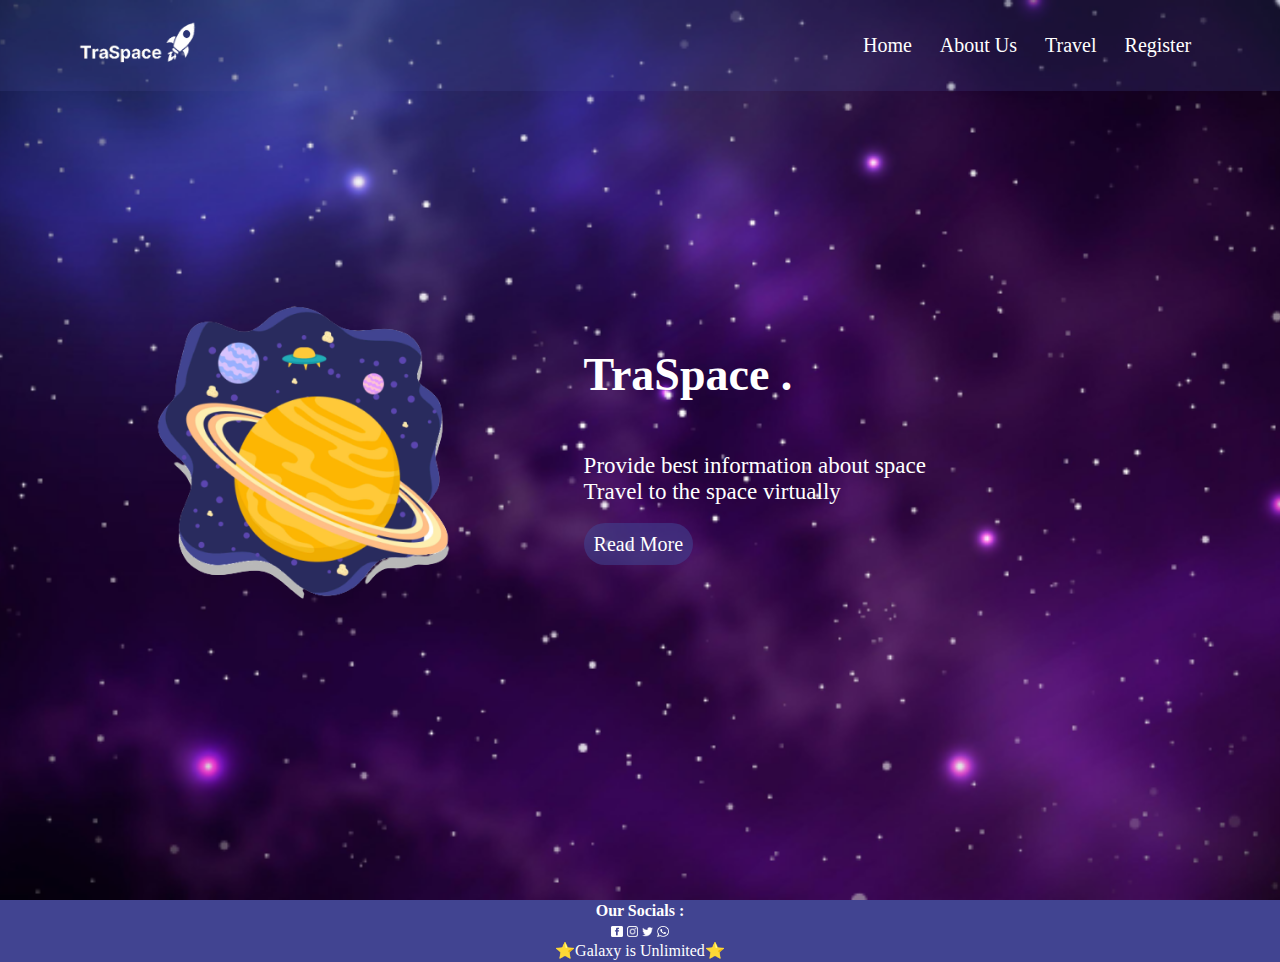
<file: TraSpace/index.html>
<!DOCTYPE html>
<html>
    <head>
        <meta name="viewport" content="width=device-width, initial-scale=1.0">
        <title> TraSpace </title>
        <link href="style.css" rel="stylesheet" type="text/css">
    </head>
    <body>
    <div class ="container">
        <section class ="header">
            <nav>
                <a href ="index.html"><img src ="TraSpaceLogoWhite.png"></a>
                <div class ="navbar">
                    <ul>
                        <li><a href="#">Home</a></li>
                        <li><a href="about.html">About Us</a></li>
                        <li><a href="travel.html">Travel</a></li>
                        <li><a href="register.html">Register</a></li>
                    </ul>
                </div>
            </nav>    
        </section>
            <!-- Content -->
    <div class="intro">
            <div class="image">
        <img src="HomePlanets.png">
        </div>
        <div class = "gap">
        </div>
        <div class = "textcenter">
            <br>
            <br></br> 
            <h1> TraSpace . </h1>
            <br></br>
            <p> Provide best information about space</p>
            <p> Travel to the space virtually</p>
            <br>
            <a href="about.html"> Read More</a>
        </div>
    </div>
    </div>


     <!-- Page Footer -->
     <div class="footer">
        <div id="contactus">
          <h4> Our Socials : </h4>
  
      <!--Social Media Icons-->
          
       <div class = "icons">
          <a href="https://facebook.com"><img src ="facebook.png" class="facebookicon"></a>
          <a href="https://instagram.com"><img src ="instagram.png" class="instagramicon"></a>
          <a href="https://twitter.com"><img src ="twitter.jpg" class="twittericon"></a>
          <a href="https://whatsapp.com"><img src ="whatsapp.png" class="whatsappicon"></a>
          
          </div>
              </div>
      <p>⭐Galaxy is Unlimited⭐</p>
              </div>

    </body>
</html>
</file>
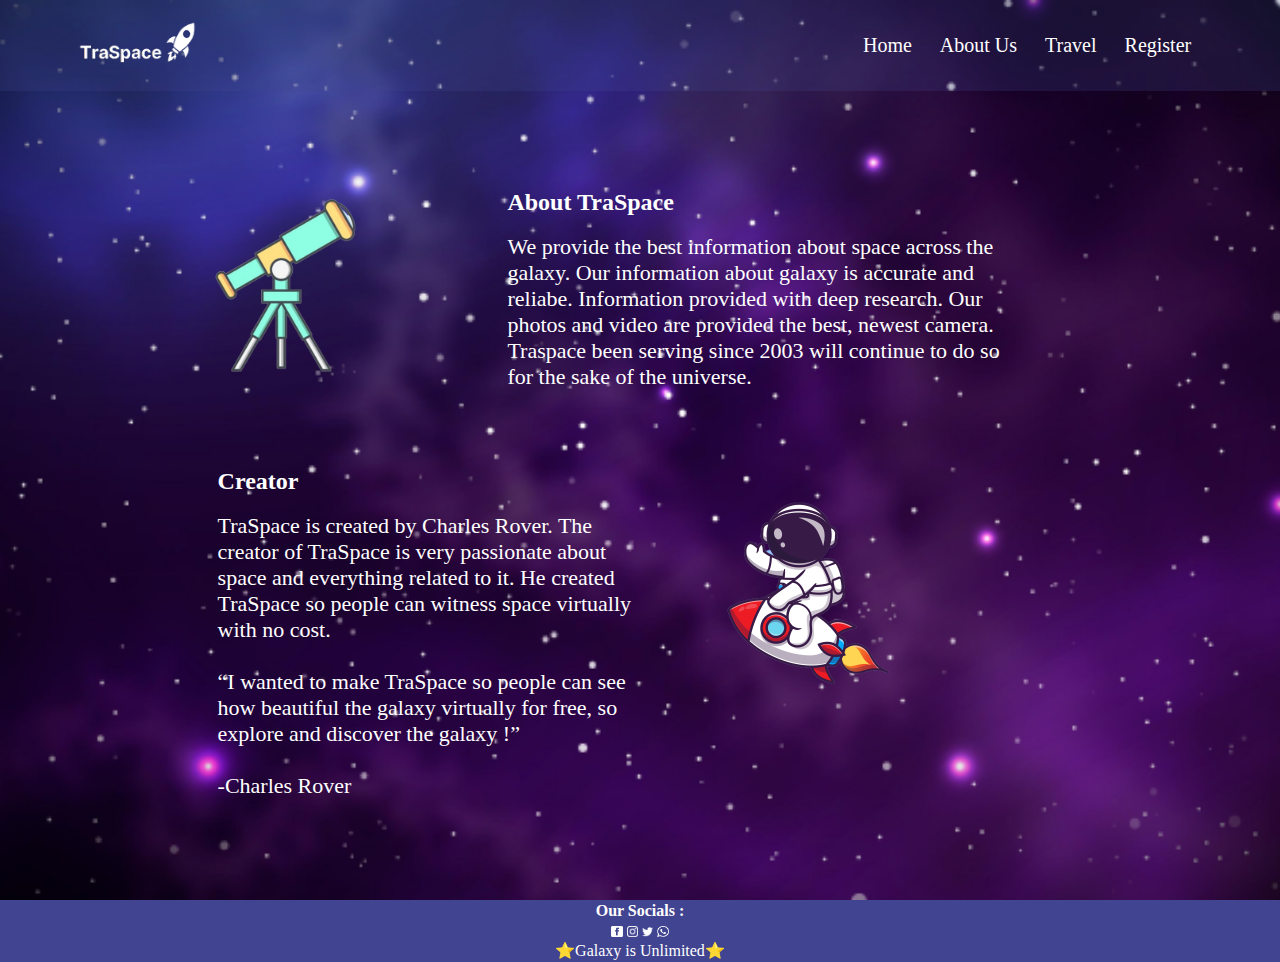
<file: TraSpace/about.html>
<!DOCTYPE html>
<html>
    <head>
        <meta name="viewport" content="width=device-width, initial-scale=1.0">     
        <title> TraSpace </title>
        <link href="style.css" rel="stylesheet" type="text/css">
    </head>
    <body>
    <div class ="container">
        <section class ="header">
            <nav>
                <a href ="index.html"><img src ="TraSpaceLogoWhite.png"></a>
                <div class ="navbar">
                    <ul>
                        <li><a href="index.html">Home</a></li>
                        <li><a href="#">About Us</a></li>
                        <li><a href="travel.html">Travel</a></li>
                        <li><a href="register.html">Register</a></li>
                    </ul>
                </div>
            </nav>    
        </section>

    <!-- Content -->
    <div class = "about1container">
        <div class="about1image">
            <img src="Telescope.png">
        </div>
            <div class ="about1gap">
            </div>
            <div class ="about1text">
                <h2> About TraSpace</h2>
                <br>
                <p> We provide the best information  about space across the galaxy.
                    Our information about galaxy is accurate and reliabe. Information 
                    provided with deep research. Our photos and video are provided
                    the best, newest camera. Traspace been serving since 2003 will
                    continue to do so for the sake of the universe.</p>
            </div>
            
    </div>


    <div class = "about2container">
            <div class ="about2text">
                <h2> Creator </h2>
                <br>
                <p> TraSpace is created by Charles Rover. The creator of TraSpace
                    is very passionate about space and everything related to it. He 
                    created TraSpace so people can witness space virtually with no cost.
                    <br>
                    <br>
                    “I wanted to make TraSpace so people can see how beautiful the galaxy
                    virtually for free, so explore and discover the galaxy !”
                    <br>
                    <br>-Charles Rover 
                    <br>
                    <br></p>
            </div>
            <!-- <div class ="about2gap">
            </div> -->
            <div class="about2image">
                <img src="Astronout.png">
            </div>
            
    </div>

    </div>

     <!-- Page Footer -->
     <div class="footer">
        <div id="contactus">
          <h4> Our Socials : </h4>
  
      <!--Social Media Icons-->
          
       <div class = "icons">
          <a href="https://facebook.com"><img src ="facebook.png" class="facebookicon"></a>
          <a href="https://instagram.com"><img src ="instagram.png" class="instagramicon"></a>
          <a href="https://twitter.com"><img src ="twitter.jpg" class="twittericon"></a>
          <a href="https://whatsapp.com"><img src ="whatsapp.png" class="whatsappicon"></a>
          
          </div>
        </div>
      <p>⭐Galaxy is Unlimited⭐</p>
        </div>

    </body>
</html>
</file>
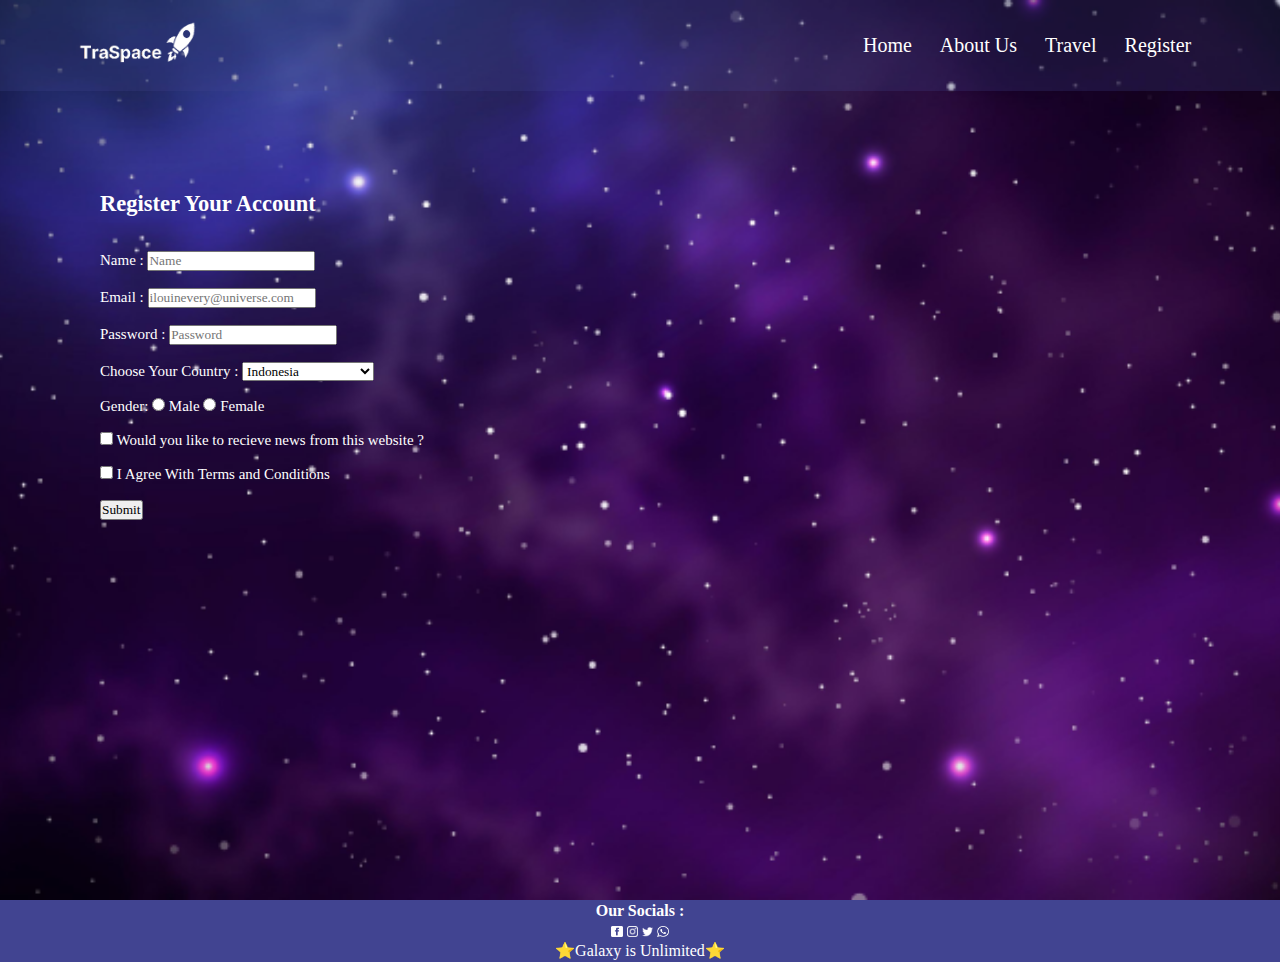
<file: TraSpace/register.html>
<!DOCTYPE html>
<html>
    <head>
        <meta name="viewport" content="width=device-width, initial-scale=1.0">
        <title> TraSpace </title>
        <link href="style.css" rel="stylesheet" type="text/css">
    </head>
    <body>
    <div class ="container">
        <section class ="header">
            <nav>
                <a href ="index.html"><img src ="TraSpaceLogoWhite.png"></a>
                <div class ="navbar">
                    <ul>
                        <li><a href="index.html">Home</a></li>
                        <li><a href="about.html">About Us</a></li>
                        <li><a href="travel.html">Travel</a></li>
                        <li><a href="#">Register</a></li>
                    </ul>
                </div>
            </nav>    
        </section>
 <!-- Content -->

    <div class="registerform">
        <h2>Register Your Account</h2>
        <br>
        <br>
        <form id="form" action="" method="GET">
            <div>
                <label for="name"> Name :</label>
                <input id = "name" name="name" type="text" placeholder="Name" required>
            </div>
            <br>
            <div>
                <label for="email"> Email :</label>
                <input id = "email" name="email" type="text" placeholder="ilouinevery@universe.com" required>
            </div>
            <br>
            <div>
                <label for="password">Password :</label>
                <input id = "password" name="password" type="password" placeholder="Password" required>
            </div>
            <br>
            <div>
            <label for="country">Choose Your Country :</label>
             <select name="country" id="country">
                <option value="Indonesia">Indonesia</option>
                <option value="Malaysia">Malaysia</option>
                <option value="Singapore">Singapore</option>
                <option value="Vietnam">Vietnam</option>
                <option value="none">None of those above</option>
                </select>
            </div>
            <br>
            <div>
                <label for="Gender">Gender: </label>
                <input type="radio" name="gender" value="male"> Male
                <input type="radio" name="gender" value="female"> Female
                
                </div>
            <br>
            <div>
                <input type="checkbox" name="" id="checkbox">
                <label for="checkbox" > Would you like to recieve news from this website ?</label>
            </div>
            
            <div>
                <br>
                <input type="checkbox" name="" id="checkbox" required>
               <label for="checkbox" > I Agree With Terms and Conditions</label>
           </div>


            <div>
             <br><button type ="submit">Submit</button>
          </div>
          
        </form>
    </div>

    
    </div>

     <!-- Page Footer -->
     <div class="footer">
        <div id="contactus">
          <h4> Our Socials : </h4>
  
      <!--Social Media Icons-->
          
       <div class = "icons">
          <a href="https://facebook.com"><img src ="facebook.png" class="facebookicon"></a>
          <a href="https://instagram.com"><img src ="instagram.png" class="instagramicon"></a>
          <a href="https://twitter.com"><img src ="twitter.jpg" class="twittericon"></a>
          <a href="https://whatsapp.com"><img src ="whatsapp.png" class="whatsappicon"></a>
          
          </div>
              </div>
      <p>⭐Galaxy is Unlimited⭐</p>
              </div>


    </body>
</html>
</file>
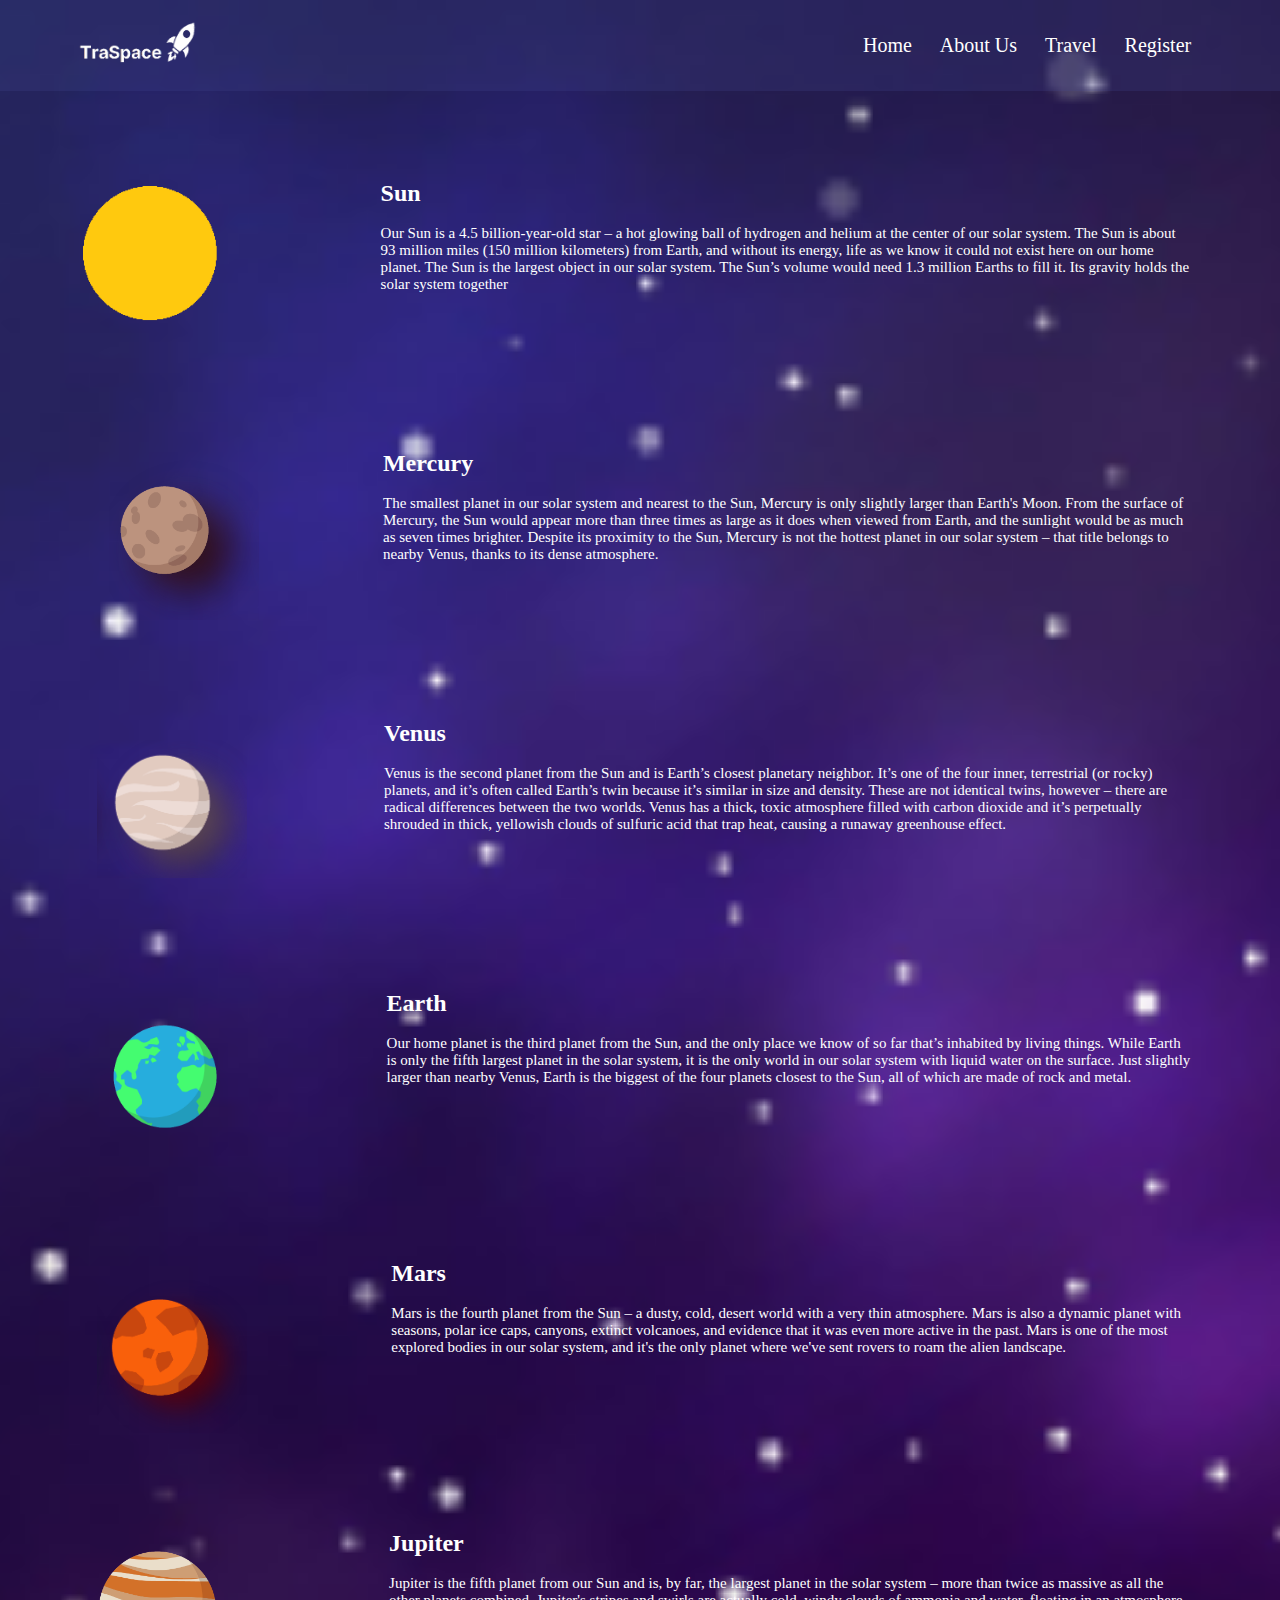
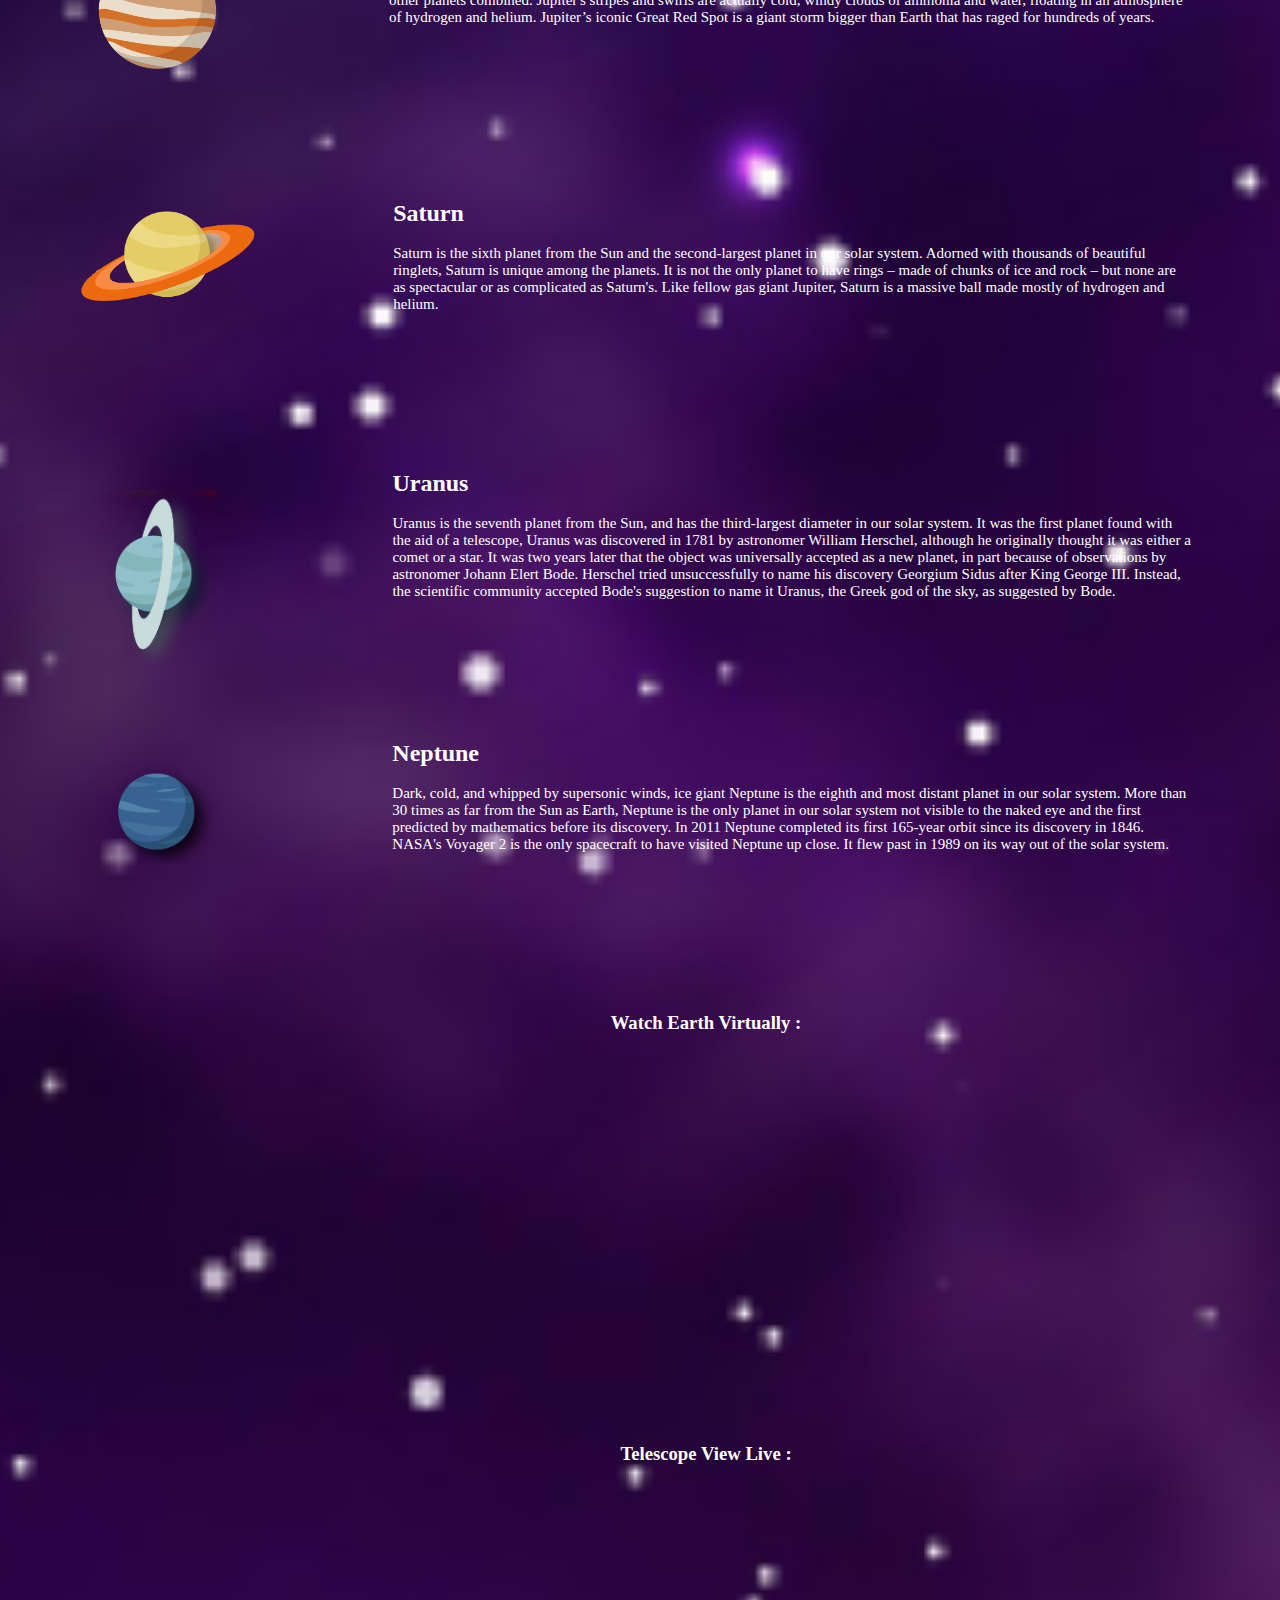
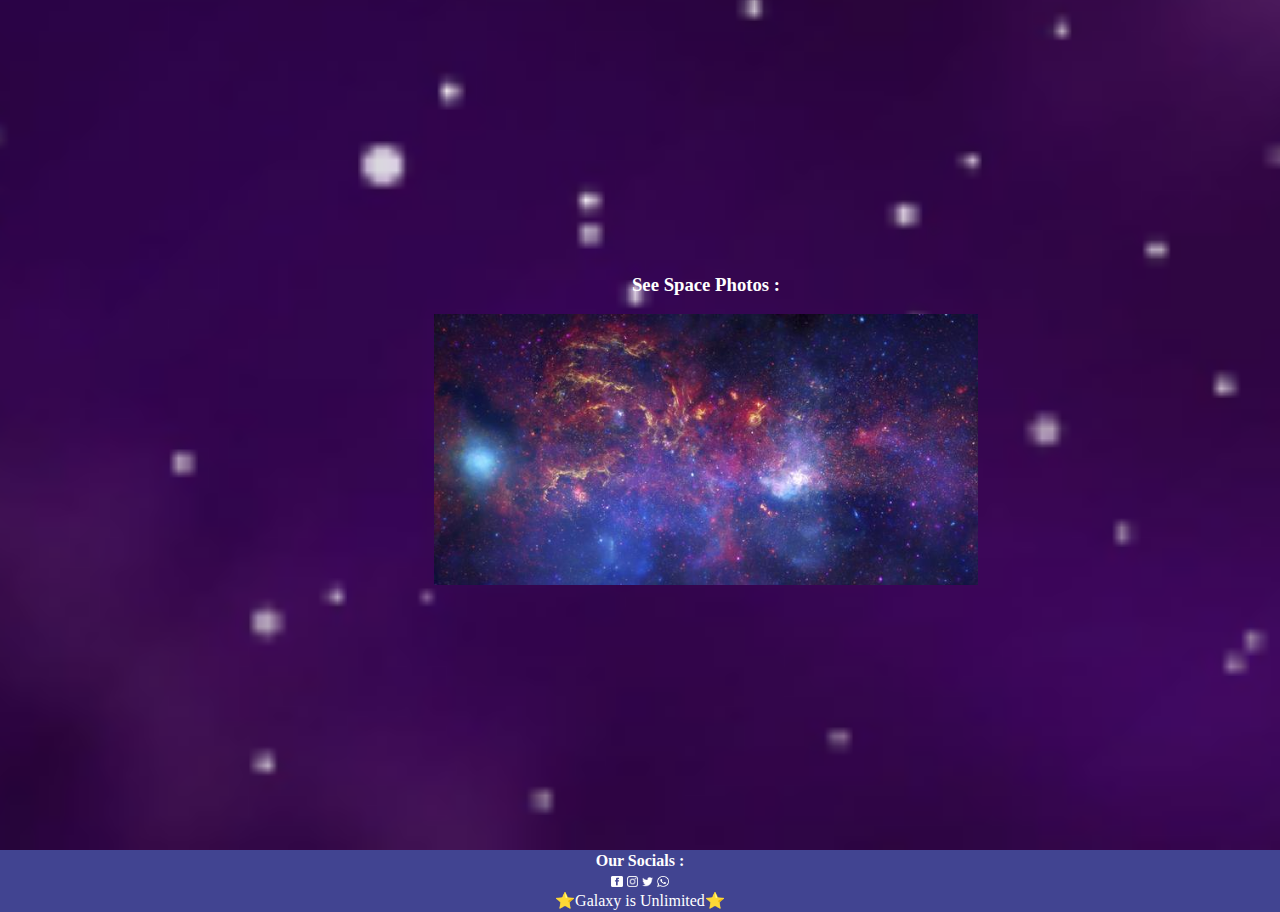
<file: TraSpace/travel.html>
<!DOCTYPE html>
<html>
    <head>
        <meta name="viewport" content="width=device-width, initial-scale=1.0">
        <title> TraSpace </title>
        <link href="style.css" rel="stylesheet" type="text/css">
    </head>
    <body>
    <div class ="container2">
        <section class ="header">
            <nav>
                <a href ="index.html"><img src ="TraSpaceLogoWhite.png"></a>
                <div class ="navbar">
                    <ul>
                        <li><a href="index.html">Home</a></li>
                        <li><a href="about.html">About Us</a></li>
                        <li><a href="#">Travel</a></li>
                        <li><a href="register.html">Register</a></li>
                    </ul>
                </div>
            </nav>    
        </section>

    <!-- Content -->

    <div class = "sun">
        <div class="sunimage">
            <img src="Sun.png">
        </div>
            <div class ="sungap">
            </div>
            <div class ="suntext">
                <h2> Sun</h2>
                <br>
                <p> Our Sun is a 4.5 billion-year-old star – a hot glowing ball of hydrogen and helium at the center of our solar system. The Sun is about 93 million miles (150 million kilometers) from Earth, and without its energy, life as we know it could not exist here on our home planet. The Sun is the largest object in our solar system. The Sun’s volume would need 1.3 million Earths to fill it. Its gravity holds the solar system together</p>
            </div>
            
    </div>

    <div class = "mercury">
        <div class="mercuryimage">
            <img src="Mercury.png">
        </div>
            <div class ="mercurygap">
            </div>
            <div class ="mercurytext">
                <h2> Mercury</h2>
                <br>
                <p>The smallest planet in our solar system and nearest to the Sun, Mercury is only slightly larger than Earth's Moon. From the surface of Mercury, the Sun would appear more than three times as large as it does when viewed from Earth, and the sunlight would be as much as seven times brighter. Despite its proximity to the Sun, Mercury is not the hottest planet in our solar system – that title belongs to nearby Venus, thanks to its dense atmosphere.</p>
            </div>
            
    </div>


    <div class = "venus">
        <div class="venusimage">
            <img src="Venus.png">
        </div>
            <div class ="venusgap">
            </div>
            <div class ="venustext">
                <h2> Venus</h2>
                <br>
                <p> Venus is the second planet from the Sun and is Earth’s closest planetary neighbor. It’s one of the four inner, terrestrial (or rocky) planets, and it’s often called Earth’s twin because it’s similar in size and density. These are not identical twins, however – there are radical differences between the two worlds. Venus has a thick, toxic atmosphere filled with carbon dioxide and it’s perpetually shrouded in thick, yellowish clouds of sulfuric acid that trap heat, causing a runaway greenhouse effect. </p>
            </div>
            
    </div>

    <div class = "earth">
        <div class="earthimage">
            <img src="Earth.png">
        </div>
            <div class ="earthgap">
            </div>
            <div class ="earthtext">
                <h2> Earth</h2>
                <br>
                <p> Our home planet is the third planet from the Sun, and the only place we know of so far that’s inhabited by living things. While Earth is only the fifth largest planet in the solar system, it is the only world in our solar system with liquid water on the surface. Just slightly larger than nearby Venus, Earth is the biggest of the four planets closest to the Sun, all of which are made of rock and metal.</p>
            </div>
            
    </div>

    <div class = "mars">
        <div class="marsimage">
            <img src="Mars.png">
        </div>
            <div class ="marsgap">
            </div>
            <div class ="marstext">
                <h2> Mars</h2>
                <br>
                <p> ​Mars is the fourth planet from the Sun – a dusty, cold, desert world with a very thin atmosphere. Mars is also a dynamic planet with seasons, polar ice caps, canyons, extinct volcanoes, and evidence that it was even more active in the past. Mars is one of the most explored bodies in our solar system, and it's the only planet where we've sent rovers to roam the alien landscape. </p>
            </div>
            
    </div>

    <div class = "jupiter">
        <div class="jupiterimage">
            <img src="Jupiter.png">
        </div>
            <div class ="jupitergap">
            </div>
            <div class ="jupitertext">
                <h2> Jupiter</h2>
                <br>
                <p> Jupiter is the fifth planet from our Sun and is, by far, the largest planet in the solar system – more than twice as massive as all the other planets combined. Jupiter's stripes and swirls are actually cold, windy clouds of ammonia and water, floating in an atmosphere of hydrogen and helium. Jupiter’s iconic Great Red Spot is a giant storm bigger than Earth that has raged for hundreds of years.
                </p>
            </div>
    </div>

    <div class = "saturn">
        <div class="saturnimage">
            <img src="Saturn.png">
        </div>
            <div class ="saturngap">
            </div>
            <div class ="saturntext">
                <h2> Saturn</h2>
                <br>
                <p> Saturn is the sixth planet from the Sun and the second-largest planet in our solar system. Adorned with thousands of beautiful ringlets, Saturn is unique among the planets. It is not the only planet to have rings – made of chunks of ice and rock – but none are as spectacular or as complicated as Saturn's. Like fellow gas giant Jupiter, Saturn is a massive ball made mostly of hydrogen and helium.</p>
            </div>
    </div>

    <div class = "uranus">
        <div class="uranusimage">
            <img src="Uranus.png">
        </div>
            <div class ="uranusgap">
            </div>
            <div class ="uranustext">
                <h2> Uranus</h2>
                <br>
                <p>Uranus is the seventh planet from the Sun, and has the third-largest diameter in our solar system. It was the first planet found with the aid of a telescope, Uranus was discovered in 1781 by astronomer William Herschel, although he originally thought it was either a comet or a star. It was two years later that the object was universally accepted as a new planet, in part because of observations by astronomer Johann Elert Bode. Herschel tried unsuccessfully to name his discovery Georgium Sidus after King George III. Instead, the scientific community accepted Bode's suggestion to name it Uranus, the Greek god of the sky, as suggested by Bode.​</p>
            </div>
    </div>

    <div class = "neptune">
        <div class="neptuneimage">
            <img src="Neptune.png">
        </div>
            <div class ="neptunegap">
            </div>
            <div class ="neptunetext">
                <h2> Neptune</h2>
                <br>
                <p> Dark, cold, and whipped by supersonic winds, ice giant Neptune is the eighth and most distant planet in our solar system. More than 30 times as far from the Sun as Earth, Neptune is the only planet in our solar system not visible to the naked eye and the first predicted by mathematics before its discovery. In 2011 Neptune completed its first 165-year orbit since its discovery in 1846. NASA's Voyager 2 is the only spacecraft to have visited Neptune up close. It flew past in 1989 on its way out of the solar system.</p>
            </div>
    </div>

    <div class="live">
        <div class = "overlayphoto">
        </div>
    <div class="earthlive">
        <h3>Watch Earth Virtually :</h3>
        <br>
        <div class="earthembed">
            <iframe width="560" height="315" src="https://www.youtube.com/embed/86YLFOog4GM" title="YouTube video player" frameborder="0" allow="accelerometer; autoplay; clipboard-write; encrypted-media; gyroscope; picture-in-picture" allowfullscreen></iframe>
        </div>
    </div>
    <br>
    <br>
    <br>
    <br>

    <div class="telelive">
        <h3>Telescope View Live :</h3>
        <br>
        <iframe width="560" height="315" src="https://www.youtube.com/embed/5jdSnREyPRM" title="YouTube video player" frameborder="0" allow="accelerometer; autoplay; clipboard-write; encrypted-media; gyroscope; picture-in-picture" allowfullscreen></iframe>
        <div class="teleembed">    
        </div>
    </div>
    <br>
    <br>
    <br>
    <br>
    <div class="seephoto">
        <h3>See Space Photos :</h3>
        <br>
        <a href ="https://images.nasa.gov/"><img src="hovimg.jpg" id="seepic"></a>
       </div>
       </div>
    </div>

    
    
     <!-- Page Footer -->
     <div class="footer">
        <div id="contactus">
          <h4> Our Socials : </h4>
  
      <!--Social Media Icons-->
          
       <div class = "icons">
          <a href="https://facebook.com"><img src ="facebook.png" class="facebookicon"></a>
          <a href="https://instagram.com"><img src ="instagram.png" class="instagramicon"></a>
          <a href="https://twitter.com"><img src ="twitter.jpg" class="twittericon"></a>
          <a href="https://whatsapp.com"><img src ="whatsapp.png" class="whatsappicon"></a>
          
          </div>
              </div>
      <p>⭐Galaxy is Unlimited⭐</p>
              </div>

    </body>
</html>
</file>
<file: TraSpace/style.css>
*{
    font-family: 'Inter';
    margin: 0;
    padding : 0;
}

/* Home */
/* Header + Navigation*/
.container {
    min-height: 100vh;
    width: 100%;
    background-image: url(Background.png);
    background-position: center;
    background-size: cover;
}

.container2 {
    min-height: 450vh;
    width: 100%;
    background-image: url(Background.png);
    background-position: center;
    background-size: cover;
}

nav {
    display: flex;
    padding : 1.5% 6%;
    justify-content: space-between ;
    align-items: center;
    background-color: #4144913e;
}

nav img{
    width : 120px;
}
.navbar {
    flex: 1;
    text-align: right;
}

.navbar ul li{
    list-style: none;
    display: inline-block;
    padding: 8px 12px;
    position: relative;
}

.navbar ul li a{
    color: #FFFF;
    text-decoration: none;
    font-size: 20px;

}

.navbar ul li a:hover{
    width: 100%;
    color: #ebcc42f9
}

/* Home Content */
.intro {
        position: absolute;
        top: 30%;
        left: 10%;;
        box-sizing: border-box;
        display: flex;
}

.gap {
    float: left;
    width: 140px;
    height: 100%;
}

.textcenter {
    font-size: 23px;
    text-align: left;
    width: 60%;
    color : #FFFF;
}

.textcenter a {
    font-size: 20px;
    background-color: #4144918e ;
    color: #fff;
    text-decoration: none;
    padding: 10px;
    border-radius: 25px;
}

.textcenter a:hover {
    font-size: 20px;
    background-color: #ebcc42 ;
    color: #fff;
    text-decoration: none;
    padding: 10px;
    border-radius: 25p
}

.image img{
    width: 350px;
    position: relative;
}

/* About Content */

.about1container {
    position: absolute;
    top: 21%;
    left: 15%;;
    box-sizing: border-box;
    display: flex;

}

.about1image img {
    width: 200px;
}

.about1gap {
    float: left;
    width: 400px;
    height: 100%;
}

.about1text {
    position: relative;
}

.about1text h2 {
    color : #FFFF;
}

.about1text p {
    font-size: 22px;
    text-align: left;
    width: 65%;
    color : #FFFF;
}

/* Creator */
.about2container {
    position: absolute;
    top: 52%;
    left: 17%;
    box-sizing: border-box;
    display: flex;

}

.about2image {
    padding-right: 350px;
}
.about2image img {
    width: 250px;
}

.about2gap {
    width: 300px;
    height: 100%;
}

.about2text h2 {
    color : #FFFF;
}

.about2text p {
    font-size: 22px;
    text-align: left;
    width: 90%;
    color : #FFFF;
}

/* About - TraSpace */
.about1container {
    position: absolute;
    top: 21%;
    left: 15%;;
    box-sizing: border-box;
    display: flex;

}

.about1image img {
    width: 200px;
}

.about1gap {
    float: left;
    width: 400px;
    height: 100%;
}

.about1text {
    position: relative;
}

.about1text h2 {
    color : #FFFF;
}

.about1text p {
    font-size: 22px;
    text-align: left;
    width: 65%;
    color : #FFFF;
}
/* Travel SUn */
.sun {
    position: absolute;
    top: 20%;
    left: 6%;
    box-sizing: border-box;
    display: flex;

}

.sunimage img {
    width: 150px;
}

.sungap {
    width: 430px;
    height: 100%;
}

.suntext h2 {
    color : #FFFF;
}

.suntext p {
    font-size: 15px;
    text-align: left;
    width: 90%;
    color : #FFFF;
}
/* Mercury */
.mercury {
    position: absolute;
    top: 50%;
    left: 6%;
    box-sizing: border-box;
    display: flex;

}

.mercuryimage{
    padding-left: 32px;
}
.mercuryimage img {
    width: 150px;
}

.mercurygap {
    width: 370px;
    height: 100%;
}


.mercurytext h2 {
    color : #FFFF;
}

.mercurytext p {
    font-size: 15px;
    text-align: left;
    width: 90%;
    color : #FFFF;
}

/* Venus */
.venus {
    position: absolute;
    top: 80%;
    left: 6%;
    box-sizing: border-box;
    display: flex;

}

.venusimage{
    padding: 20px;
}
.venusimage img {
    width: 150px;
}

.venusgap {
    width: 385px;
    height: 100%;
}



.venustext h2 {
    color : #FFFF;
}

.venustext p {
    font-size: 15px;
    text-align: left;
    width: 90%;
    color : #FFFF;
}

/* Earth */
.earth {
    position: absolute;
    top: 110%;
    left: 6%;
    box-sizing: border-box;
    display: flex;

}

.earthimage{
    padding: 20px;
}
.earthimage img {
    width: 150px;
}

.earthgap {
    width: 315px;
    height: 100%;
}



.earthtext h2 {
    color : white;
}

.earthtext p {
    font-size: 15px;
    text-align: left;
    width: 90%;
    color : white;
}

/* Mars */
.mars {
    position: absolute;
    top: 140%;
    left: 6%;
    box-sizing: border-box;
    display: flex;

}

.marsimage{
    padding: 20px;
}
.marsimage img {
    width: 150px;
}

.marsgap {
    width: 315px;
    height: 100%;
}


.marstext h2 {
    color : white;
}

.marstext p {
    font-size: 15px;
    text-align: left;
    width: 90%;
    color : white;
}

/* Jupiter */
.jupiter {
    position: absolute;
    top: 170%;
    left: 6%;
    box-sizing: border-box;
    display: flex;

}

.jupiterimage{
    padding: 20px;
}
.jupiterimage img {
    width: 120px;
}

.jupitergap {
    width: 400px;
    height: 100%;
}



.jupitertext h2 {
    color : white;
}

.jupitertext p {
    font-size: 15px;
    text-align: left;
    width: 90%;
    color : white;
}
/* Saturn */
.saturn {
    position: absolute;
    top: 200%;
    left: 6%;
    box-sizing: border-box;
    display: flex;

}


.saturnimage img {
    width: 200px;
}

.saturngap {
    width: 310px;
    height: 100%;
}



.saturntext h2 {
    color : white;
}

.saturntext p {
    font-size: 15px;
    text-align: left;
    width: 90%;
    color : white;
}

/* Uranus */
.uranus{
    position: absolute;
    top: 230%;
    left: 6%;
    box-sizing: border-box;
    display: flex;

}

.uranusimage{
    padding: 20px;
}
.uranusimage img {
    width: 120px;
}

.uranusgap {
    width: 680px;
    height: 100%;
}


.uranustext h2 {
    color : white;
}

.uranustext p {
    font-size: 15px;
    text-align: left;
    width: 90%;
    color : white;
}

/* Neptune */
.neptune{
    position: absolute;
    top: 260%;
    left: 6%;
    box-sizing: border-box;
    display: flex;

}

.neptuneimage{
    padding: 20px;
}
.neptuneimage img {
    width: 120px;
}

.neptunegap {
    width: 540px;
    height: 100%;
}


.neptunetext h2 {
    color : white;
}

.neptunetext p {
    font-size: 15px;
    text-align: left;
    width: 90%;
    color : white;
}


/* Live Earth */
.live {
    position: absolute;
    top : 290%;
    left : 30%;
    text-align: center;
    color: white;
    margin: 2px;
}

.live .seephoto #seepic {
    width: 85%;
}
.live .seephoto #seepic:hover{
    transform: scale(1.1);
    z-index: 2;
    cursor: pointer;
}

/* Register */
.registerform {
    margin: 50px;
    padding: 50px;
    font-size: 15px;
    color: white;
}



/* Footer  */

.contactus {
    margin: 3px 3px 3px 3px;
    padding: 3px;
    display: inline-block;
}

.footer {
    text-align: center;
    padding: 2px;
    background-color: #414491;
    color: white;
}

.icons {
    margin-top: 3px;
}

.icons .facebookicon {
    width : 0.9%;

}

.icons .instagramicon {
    width : 0.9%;

}

.icons .twittericon {
    width : 0.9%;

}
.icons .whatsappicon {
    width : 0.9%;

}

/* 
.icons .fa {
    color: #fff;
}

.icons .fa:hover{
    color: #ebcc42f9
} */
</file>
